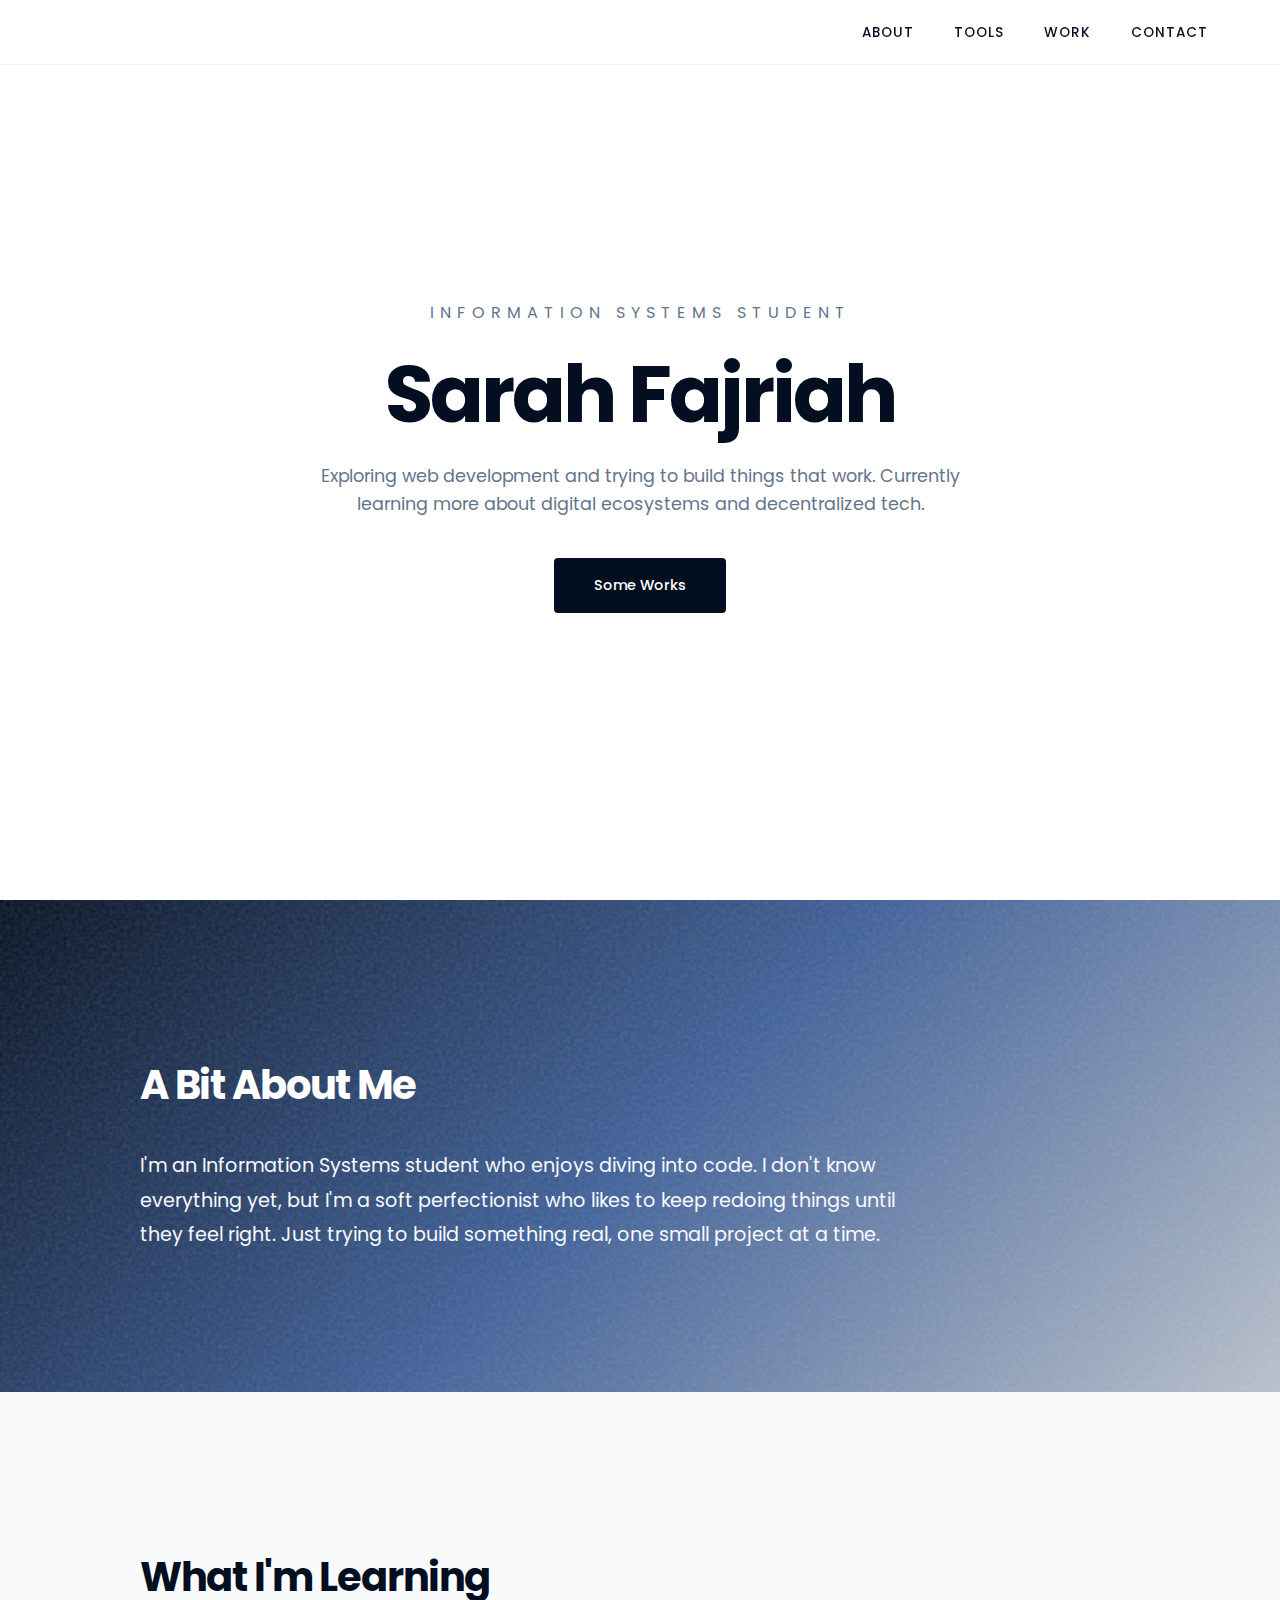
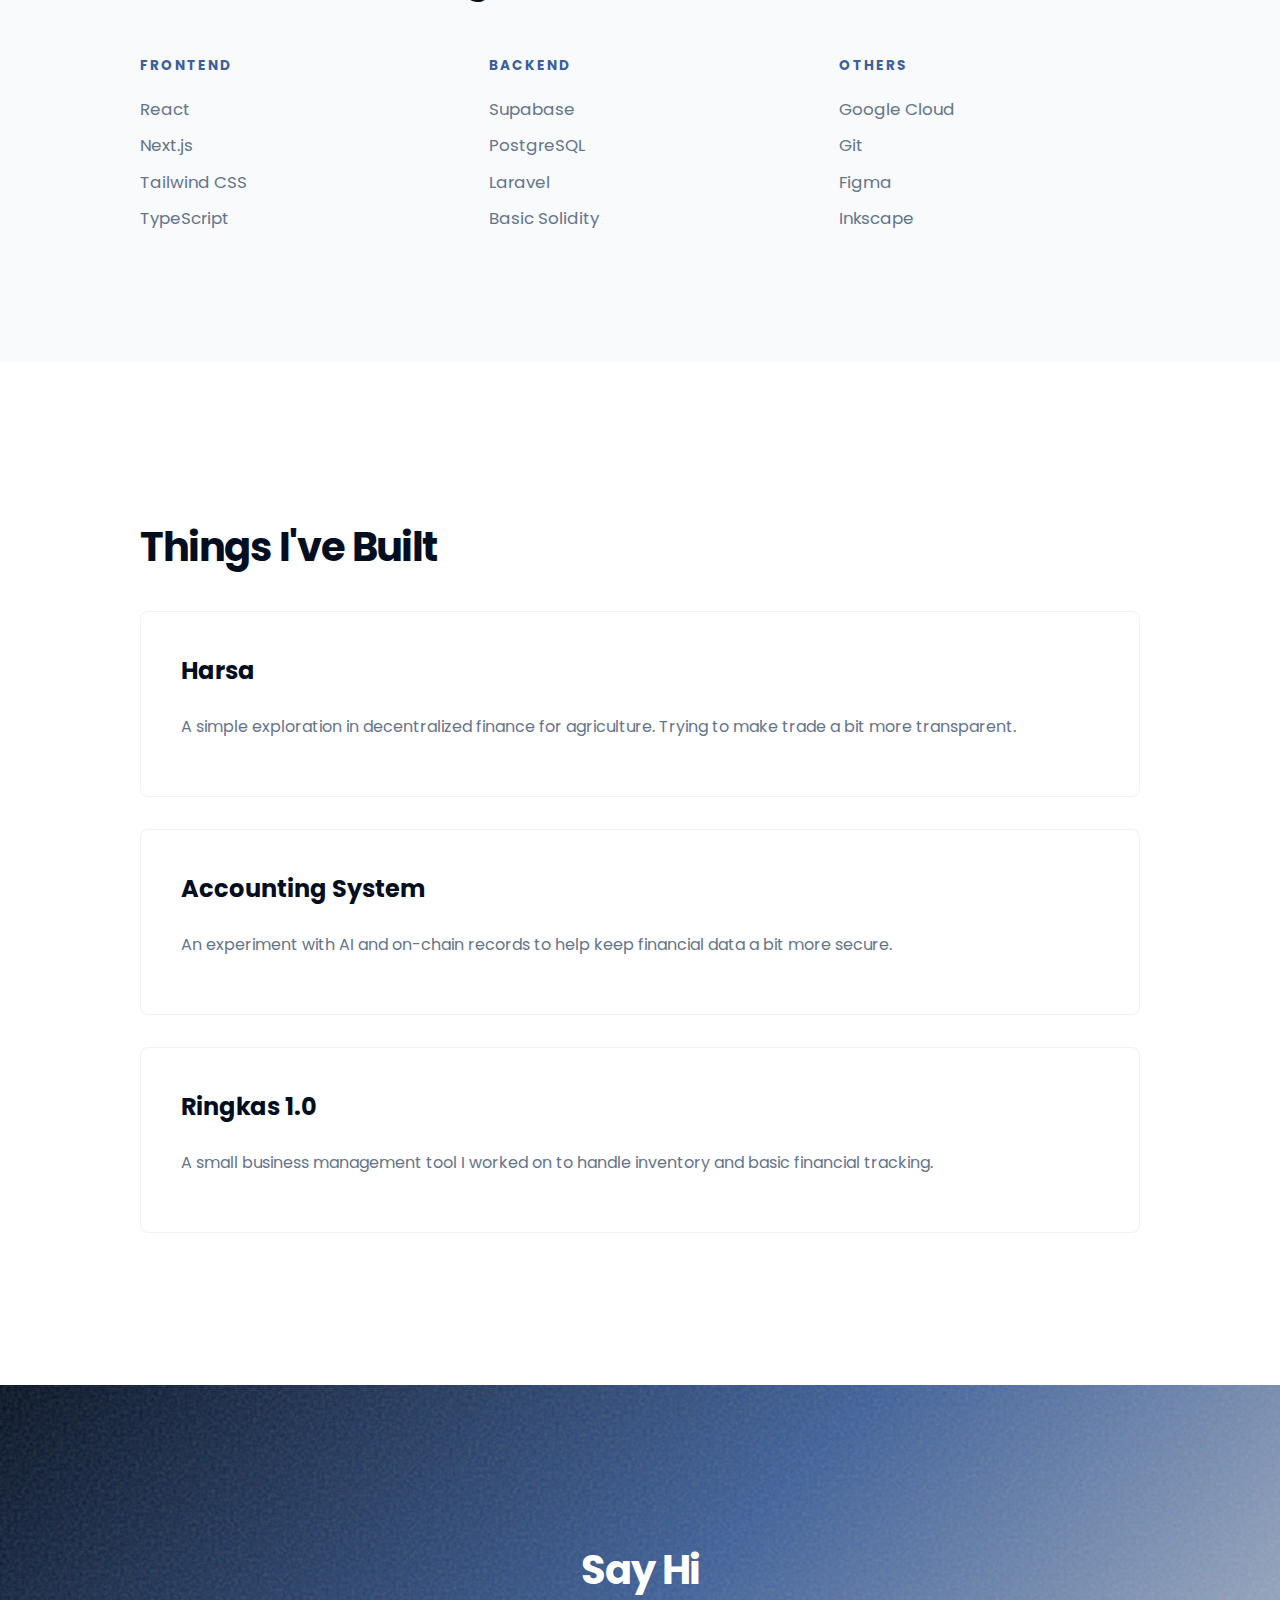
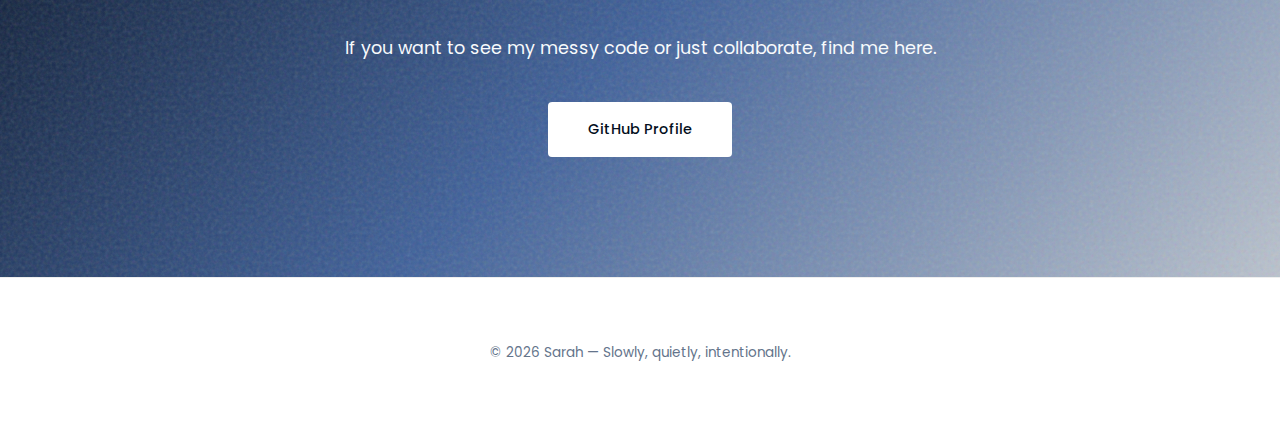
<file: pertemuan-2/index.html>
<!DOCTYPE html>
<html lang="en">
<head>
    <meta charset="UTF-8">
    <meta name="viewport" content="width=device-width, initial-scale=1.0">
    <title>Tugas pertemuan 2 hitlab 2026</title>
    <link href="https://fonts.googleapis.com/css2?family=Poppins:wght@300;400;500;700&display=swap" rel="stylesheet">
    <link rel="stylesheet" href="style.css">
</head>
<body>

    <header>
        <nav>
            <ul>
                <li><a href="#about">About</a></li>
                <li><a href="#skills">Tools</a></li>
                <li><a href="#projects">Work</a></li>
                <li><a href="#contact">Contact</a></li>
            </ul>
        </nav>
    </header>

    <main>
        <section id="hero">
            <h2>Information Systems Student</h2>
            <h1>Sarah Fajriah</h1>
            <p>Exploring web development and trying to build things that work. Currently learning more about digital ecosystems and decentralized tech.</p>
            <a href="#projects" class="btn">Some Works</a>
        </section>

        <section id="about">
            <div class="container">
                <h2 class="section-title">A Bit About Me</h2>
                <p style="font-size: 1.2rem; max-width: 800px; line-height: 1.8;">
                    I'm an Information Systems student who enjoys diving into code. I don't know everything yet, but I'm a soft perfectionist who likes to keep redoing things until they feel right. Just trying to build something real, one small project at a time.
                </p>
            </div>
        </section>

        <section id="skills">
            <div class="container">
                <h2 class="section-title">What I'm Learning</h2>
                <div class="skills-grid">
                    <div class="skill-category">
                        <h3>Frontend</h3>
                        <ul><li>React</li><li>Next.js</li><li>Tailwind CSS</li><li>TypeScript</li></ul>
                    </div>
                    <div class="skill-category">
                        <h3>Backend</h3>
                        <ul><li>Supabase</li><li>PostgreSQL</li><li>Laravel</li><li>Basic Solidity</li></ul>
                    </div>
                    <div class="skill-category">
                        <h3>Others</h3>
                        <ul><li>Google Cloud</li><li>Git</li><li>Figma</li><li>Inkscape</li></ul>
                    </div>
                </div>
            </div>
        </section>

        <section id="projects">
            <div class="container">
                <h2 class="section-title">Things I've Built</h2>
                
                <div class="project-card">
                    <h3>Harsa</h3>
                    <p>A simple exploration in decentralized finance for agriculture. Trying to make trade a bit more transparent.</p>
                </div>

                <div class="project-card">
                    <h3>Accounting System</h3>
                    <p>An experiment with AI and on-chain records to help keep financial data a bit more secure.</p>
                </div>

                <div class="project-card">
                    <h3>Ringkas 1.0</h3>
                    <p>A small business management tool I worked on to handle inventory and basic financial tracking.</p>
                </div>
            </div>
        </section>

        <section id="contact">
            <div class="container" style="text-align: center;">
                <h2 class="section-title">Say Hi</h2>
                <p style="font-size: 1.1rem; margin-bottom: 2.5rem;">If you want to see my messy code or just collaborate, find me here.</p>
                <a href="https://github.com/s-erzv" target="_blank" class="btn btn-light">GitHub Profile</a>
            </div>
        </section>
    </main>

    <footer>
        <p>&copy; 2026 Sarah — Slowly, quietly, intentionally.</p>
    </footer>

</body>
</html>
</file>
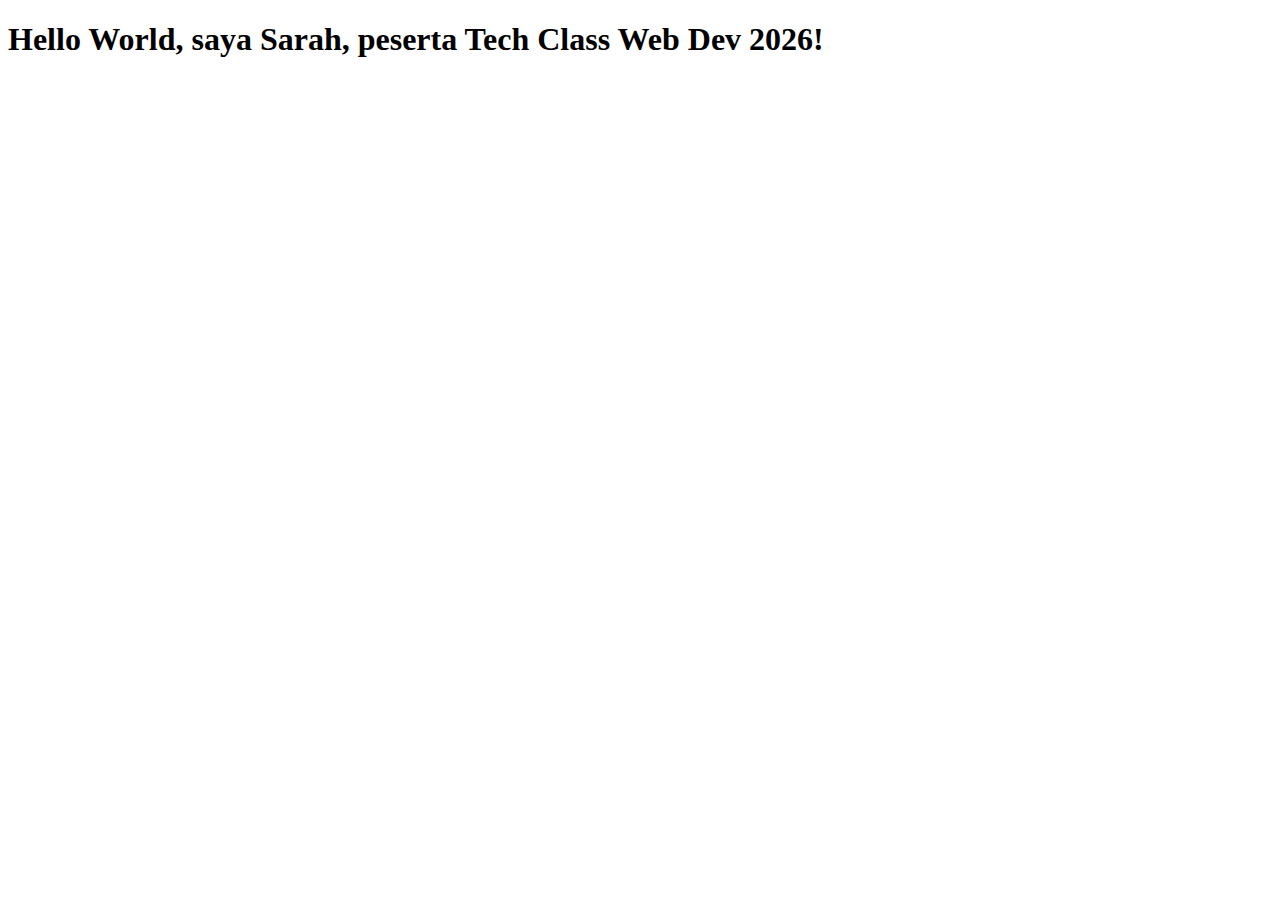
<file: pertemuan-1/Hello.html>
<!DOCTYPE html>
<html lang="en">
<head>
    <meta charset="UTF-8">
    <meta name="viewport" content="width=device-width, initial-scale=1.0">
    <title>Tugas Hitlab Pertemuan 1</title>
</head>
<body>
    <h1>Hello World, saya Sarah, peserta Tech Class Web Dev 2026!</h1>
</body>
</html>
</file>
<file: pertemuan-2/style.css>
:root {
    --primary-color: #030e20;
    --secondary-color: #bac2cd;
    --accent-color: #3d5f99;
    --white: #ffffff;
    --text-slate: #64748b;
    --text-on-dark: #f8fafc;
}

* {
    box-sizing: border-box;
}

body {
    background-color: var(--white);
    color: var(--primary-color);
    font-family: 'Poppins', sans-serif;
    margin: 0;
    padding: 0;
    line-height: 1.6;
    overflow-x: hidden;
}

header {
    width: 100%;
    position: fixed;
    top: 0;
    z-index: 1000;
    background: rgba(255, 255, 255, 0.7);
    backdrop-filter: blur(20px);
    -webkit-backdrop-filter: blur(20px);
    border-bottom: 1px solid rgba(0, 0, 0, 0.05);
}

nav {
    max-width: 1200px;
    margin: 0 auto;
    padding: 1.2rem 2rem;
    display: flex;
    justify-content: flex-end;
}

nav ul {
    list-style: none;
    margin: 0;
    padding: 0;
    display: flex;
    gap: 40px;
}

nav a {
    color: var(--primary-color);
    text-decoration: none;
    font-size: 0.85rem;
    font-weight: 500;
    letter-spacing: 1px;
    text-transform: uppercase;
    transition: color 0.3s;
}

nav a:hover {
    color: var(--accent-color);
}

#hero {
    min-height: 100vh;
    width: 100%;
    display: flex;
    flex-direction: column;
    justify-content: center;
    align-items: center;
    background-color: var(--white);
    text-align: center;
    padding: 0 2rem;
}

#hero h1 {
    font-size: clamp(2.5rem, 10vw, 5rem);
    font-weight: 700;
    margin: 0;
    letter-spacing: -3px;
    line-height: 1.1;
}

#hero h2 {
    font-size: 1rem;
    font-weight: 400;
    color: var(--text-slate);
    text-transform: uppercase;
    letter-spacing: 6px;
    margin-bottom: 1.5rem;
}

#hero p {
    font-size: 1.1rem;
    color: var(--text-slate);
    max-width: 650px;
    margin: 1.5rem 0 2.5rem 0;
}

section {
    padding: 120px 2rem;
    width: 100%;
    position: relative;
}

.container {
    max-width: 1000px;
    margin: 0 auto;
    position: relative;
    z-index: 2;
}

h2.section-title {
    font-size: 2.5rem;
    margin-bottom: 2rem;
    letter-spacing: -1px;
}

#about, #contact {
    color: var(--text-on-dark);
    background: linear-gradient(135deg, #030e20 0%, #3d5f99 50%, #bac2cd 100%);
    overflow: hidden;
}

#about::before, #contact::before {
    content: "";
    position: absolute;
    top: 0; left: 0; width: 100%; height: 100%;
    opacity: 0.18;
    pointer-events: none;
    background-image: url("data:image/svg+xml,%3Csvg viewBox='0 0 200 200' xmlns='http://www.w3.org/2000/svg'%3E%3Cfilter id='noise'%3E%3CfeTurbulence type='fractalNoise' baseFrequency='0.65' numOctaves='3' stitchTiles='stitch'/%3E%3C/filter%3E%3Crect width='100%25' height='100%25' filter='url(%23noise)'/%3E%3C/svg%3E");
    z-index: 1;
}

#about h2, #contact h2 { color: var(--white); }

#skills { background-color: #f8fafc; }

.skills-grid {
    display: grid;
    grid-template-columns: repeat(auto-fit, minmax(200px, 1fr));
    gap: 3rem;
}

.skill-category h3 {
    font-size: 0.85rem;
    text-transform: uppercase;
    letter-spacing: 2px;
    color: var(--accent-color);
    margin-bottom: 1.2rem;
}

.skill-category ul { list-style: none; padding: 0; margin: 0; }
.skill-category li { font-size: 1.05rem; margin-bottom: 0.6rem; color: var(--text-slate); }

.project-card {
    background: var(--white);
    padding: 2.5rem;
    margin-bottom: 2rem;
    border: 1px solid rgba(0,0,0,0.05);
    border-radius: 8px;
}

.project-card h3 { margin-top: 0; font-size: 1.5rem; }
.project-card p { color: var(--text-slate); }

.btn {
    display: inline-block;
    padding: 16px 40px;
    background: var(--primary-color);
    color: var(--white);
    text-decoration: none;
    font-size: 0.9rem;
    font-weight: 500;
    border-radius: 4px;
    transition: all 0.3s;
}

.btn:hover {
    background: var(--accent-color);
    transform: translateY(-3px);
    box-shadow: 0 10px 20px rgba(0,0,0,0.1);
}

.btn-light {
    background: var(--white);
    color: var(--primary-color);
}

footer {
    padding: 50px 2rem;
    text-align: center;
    font-size: 0.85rem;
    color: var(--text-slate);
    border-top: 1px solid #eee;
}

.profile-img {
    width: 150px;
    height: 150px;
    border-radius: 50%;
    object-fit: cover;
    margin-bottom: 1.5rem;
    border: 4px solid var(--accent-color);
}

.skill-table {
    width: 100%;
    border-collapse: collapse;
    margin-top: 2rem;
    background: var(--white);
    border-radius: 8px;
    overflow: hidden;
    box-shadow: 0 4px 15px rgba(0,0,0,0.05);
}

.skill-table th, .skill-table td {
    padding: 1rem;
    text-align: left;
    border-bottom: 1px solid #eee;
}

.skill-table th {
    background-color: var(--accent-color);
    color: var(--white);
    font-weight: 500;
}

.skill-table tr:hover {
    background-color: #f9f9f9;
}

.contact-form {
    max-width: 600px;
    margin: 0 auto;
    background: rgba(255, 255, 255, 0.1);
    padding: 2.5rem;
    border-radius: 12px;
    backdrop-filter: blur(10px);
    border: 1px solid rgba(255, 255, 255, 0.2);
}

.form-group {
    margin-bottom: 1.5rem;
    text-align: left;
}

.form-group label {
    display: block;
    margin-bottom: 0.5rem;
    font-size: 0.9rem;
    color: var(--white);
}

.form-group input, .form-group textarea {
    width: 100%;
    padding: 0.8rem;
    border-radius: 4px;
    border: 1px solid rgba(255, 255, 255, 0.3);
    background: rgba(255, 255, 255, 0.9);
    font-family: 'Poppins', sans-serif;
}

.contact-form .btn {
    width: 100%;
    cursor: pointer;
    border: none;
}
</file>
